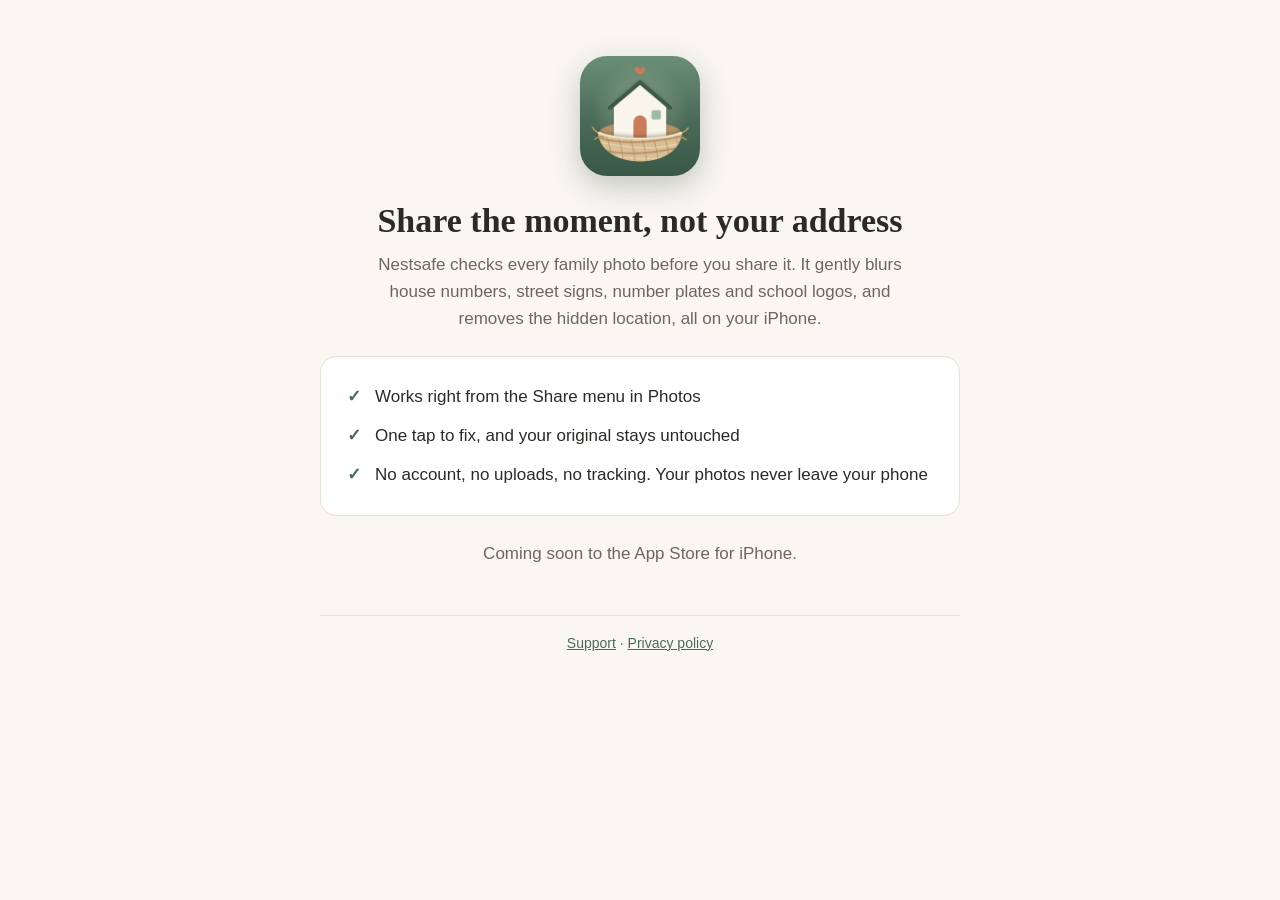
<file: index.html>
<!doctype html>
<html lang="en-AU">
<head>
<meta charset="utf-8">
<meta name="viewport" content="width=device-width, initial-scale=1">
<title>Nestsafe</title>
<meta name="description" content="Share family photos without sharing where you live. Nestsafe gently blurs house numbers, street signs, number plates and school logos, and removes hidden locations, on your iPhone.">
<link rel="icon" href="icon.png">
<link rel="stylesheet" href="style.css">
</head>
<body>
<main class="home">
<img class="logo" src="icon.png" alt="Nestsafe logo: a little house safe in a nest" width="120" height="120">
<h1>Share the moment, not your address</h1>
<p class="lede">Nestsafe checks every family photo before you share it. It gently blurs house numbers, street signs, number plates and school logos, and removes the hidden location, all on your iPhone.</p>

<div class="card">
<ul class="ticks">
<li>Works right from the Share menu in Photos</li>
<li>One tap to fix, and your original stays untouched</li>
<li>No account, no uploads, no tracking. Your photos never leave your phone</li>
</ul>
</div>

<p class="soon">Coming soon to the App Store for iPhone.</p>

<footer><a href="support.html">Support</a> · <a href="privacy.html">Privacy policy</a></footer>
</main>
</body>
</html>
</file>
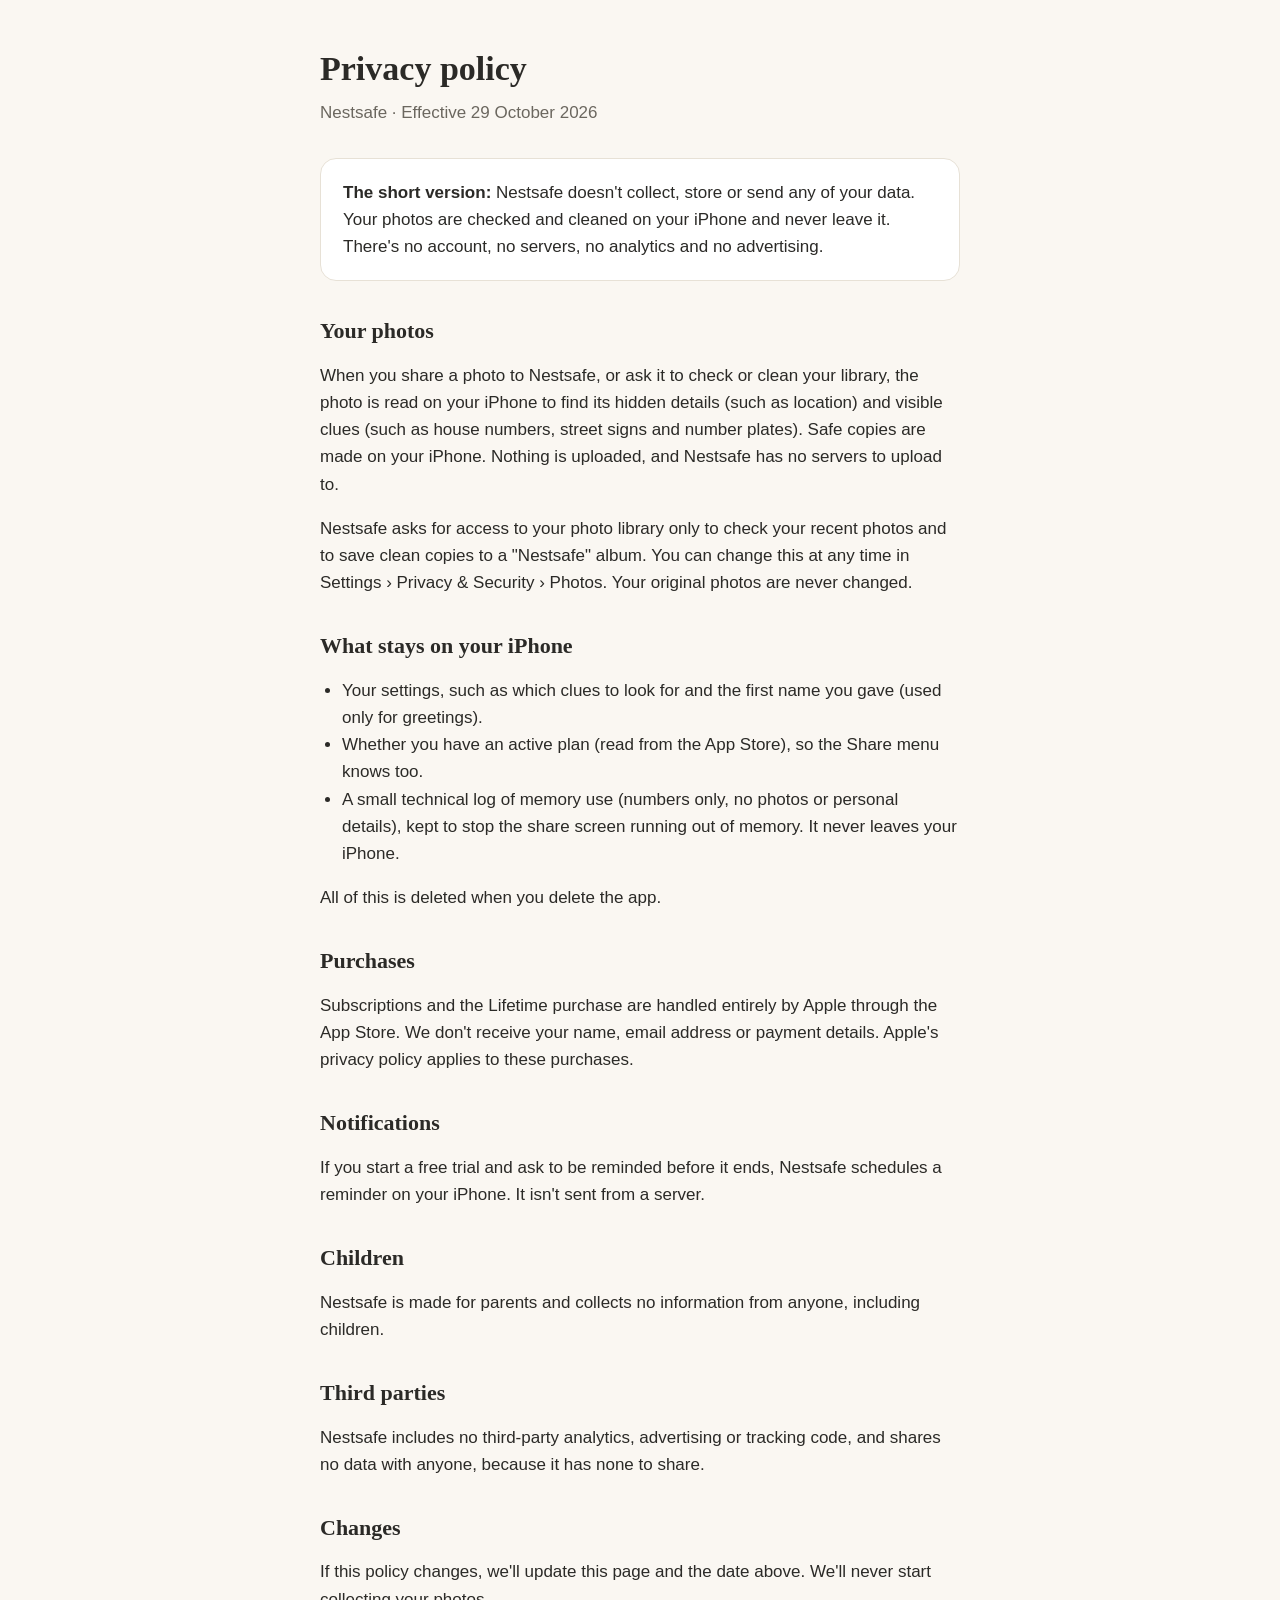
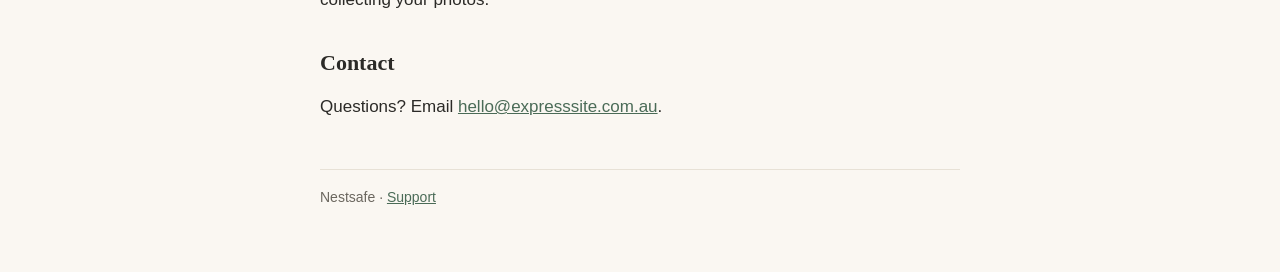
<file: privacy.html>
<!doctype html>
<html lang="en-AU">
<head>
<meta charset="utf-8">
<meta name="viewport" content="width=device-width, initial-scale=1">
<title>Nestsafe Privacy Policy</title>
<link rel="stylesheet" href="style.css">
</head>
<body>
<main>
<h1>Privacy policy</h1>
<p class="lede">Nestsafe · Effective 29 October 2026</p>

<div class="card">
<strong>The short version:</strong> Nestsafe doesn't collect, store or send any of your data. Your photos are checked and cleaned on your iPhone and never leave it. There's no account, no servers, no analytics and no advertising.
</div>

<h2>Your photos</h2>
<p>When you share a photo to Nestsafe, or ask it to check or clean your library, the photo is read on your iPhone to find its hidden details (such as location) and visible clues (such as house numbers, street signs and number plates). Safe copies are made on your iPhone. Nothing is uploaded, and Nestsafe has no servers to upload to.</p>
<p>Nestsafe asks for access to your photo library only to check your recent photos and to save clean copies to a "Nestsafe" album. You can change this at any time in Settings › Privacy &amp; Security › Photos. Your original photos are never changed.</p>

<h2>What stays on your iPhone</h2>
<ul>
<li>Your settings, such as which clues to look for and the first name you gave (used only for greetings).</li>
<li>Whether you have an active plan (read from the App Store), so the Share menu knows too.</li>
<li>A small technical log of memory use (numbers only, no photos or personal details), kept to stop the share screen running out of memory. It never leaves your iPhone.</li>
</ul>
<p>All of this is deleted when you delete the app.</p>

<h2>Purchases</h2>
<p>Subscriptions and the Lifetime purchase are handled entirely by Apple through the App Store. We don't receive your name, email address or payment details. Apple's privacy policy applies to these purchases.</p>

<h2>Notifications</h2>
<p>If you start a free trial and ask to be reminded before it ends, Nestsafe schedules a reminder on your iPhone. It isn't sent from a server.</p>

<h2>Children</h2>
<p>Nestsafe is made for parents and collects no information from anyone, including children.</p>

<h2>Third parties</h2>
<p>Nestsafe includes no third-party analytics, advertising or tracking code, and shares no data with anyone, because it has none to share.</p>

<h2>Changes</h2>
<p>If this policy changes, we'll update this page and the date above. We'll never start collecting your photos.</p>

<h2>Contact</h2>
<p>Questions? Email <a href="mailto:hello@expresssite.com.au">hello@expresssite.com.au</a>.</p>

<footer>Nestsafe · <a href="support.html">Support</a></footer>
</main>
</body>
</html>
</file>
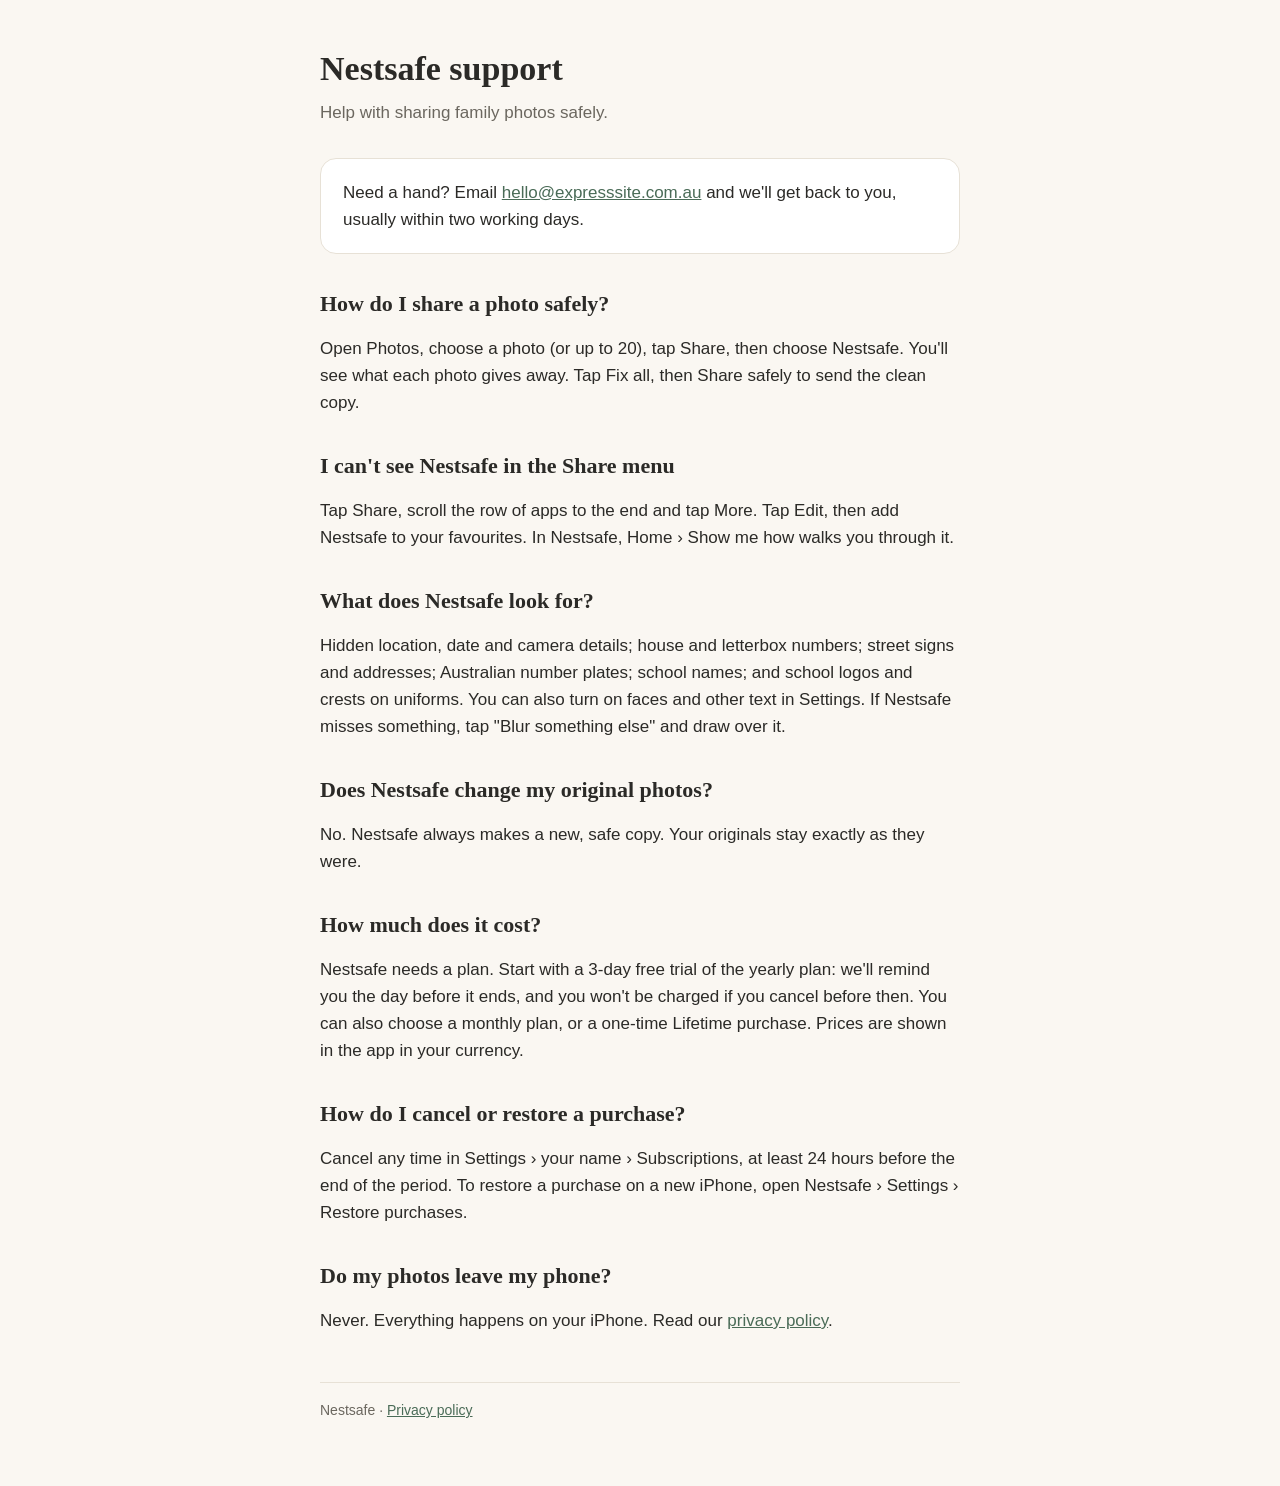
<file: support.html>
<!doctype html>
<html lang="en-AU">
<head>
<meta charset="utf-8">
<meta name="viewport" content="width=device-width, initial-scale=1">
<title>Nestsafe Support</title>
<link rel="stylesheet" href="style.css">
</head>
<body>
<main>
<h1>Nestsafe support</h1>
<p class="lede">Help with sharing family photos safely.</p>

<div class="card">
Need a hand? Email <a href="mailto:hello@expresssite.com.au">hello@expresssite.com.au</a> and we'll get back to you, usually within two working days.
</div>

<h2>How do I share a photo safely?</h2>
<p>Open Photos, choose a photo (or up to 20), tap Share, then choose Nestsafe. You'll see what each photo gives away. Tap Fix all, then Share safely to send the clean copy.</p>

<h2>I can't see Nestsafe in the Share menu</h2>
<p>Tap Share, scroll the row of apps to the end and tap More. Tap Edit, then add Nestsafe to your favourites. In Nestsafe, Home › Show me how walks you through it.</p>

<h2>What does Nestsafe look for?</h2>
<p>Hidden location, date and camera details; house and letterbox numbers; street signs and addresses; Australian number plates; school names; and school logos and crests on uniforms. You can also turn on faces and other text in Settings. If Nestsafe misses something, tap "Blur something else" and draw over it.</p>

<h2>Does Nestsafe change my original photos?</h2>
<p>No. Nestsafe always makes a new, safe copy. Your originals stay exactly as they were.</p>

<h2>How much does it cost?</h2>
<p>Nestsafe needs a plan. Start with a 3-day free trial of the yearly plan: we'll remind you the day before it ends, and you won't be charged if you cancel before then. You can also choose a monthly plan, or a one-time Lifetime purchase. Prices are shown in the app in your currency.</p>

<h2>How do I cancel or restore a purchase?</h2>
<p>Cancel any time in Settings › your name › Subscriptions, at least 24 hours before the end of the period. To restore a purchase on a new iPhone, open Nestsafe › Settings › Restore purchases.</p>

<h2>Do my photos leave my phone?</h2>
<p>Never. Everything happens on your iPhone. Read our <a href="privacy.html">privacy policy</a>.</p>

<footer>Nestsafe · <a href="privacy.html">Privacy policy</a></footer>
</main>
</body>
</html>
</file>
<file: style.css>
:root { --bg: #FAF7F2; --card: #FFFFFF; --text: #2B2A27; --muted: #6B675F; --primary: #4A6B57; --line: #E7E1D6; }
@media (prefers-color-scheme: dark) { :root { --bg: #1C1B19; --card: #262522; --text: #F2EEE6; --muted: #B5AFA4; --primary: #8DB59A; --line: #3A3833; } }
* { box-sizing: border-box; }
body { margin: 0; background: var(--bg); color: var(--text); font: 17px/1.6 -apple-system, BlinkMacSystemFont, "Segoe UI", sans-serif; }
main { max-width: 680px; margin: 0 auto; padding: 48px 20px 64px; }
h1, h2 { font-family: "New York", ui-serif, Georgia, serif; font-weight: 600; line-height: 1.25; }
h1 { font-size: 34px; margin: 0 0 8px; }
h2 { font-size: 22px; margin: 36px 0 8px; }
.lede { color: var(--muted); margin: 0 0 32px; }
.card { background: var(--card); border: 1px solid var(--line); border-radius: 16px; padding: 20px 22px; margin: 24px 0; }
a { color: var(--primary); }
ul { padding-left: 22px; }
footer { color: var(--muted); font-size: 14px; margin-top: 48px; border-top: 1px solid var(--line); padding-top: 16px; }
.home { text-align: center; }
.home .logo { border-radius: 27px; box-shadow: 0 10px 30px rgba(30, 47, 37, 0.25); margin: 8px auto 24px; display: block; }
.home .lede { max-width: 560px; margin: 0 auto 8px; }
.ticks { list-style: none; padding: 0; margin: 0; text-align: left; }
.ticks li { padding: 6px 0 6px 32px; position: relative; }
.ticks li::before { content: "✓"; position: absolute; left: 4px; color: var(--primary); font-weight: 700; }
.soon { color: var(--muted); }
</file>
